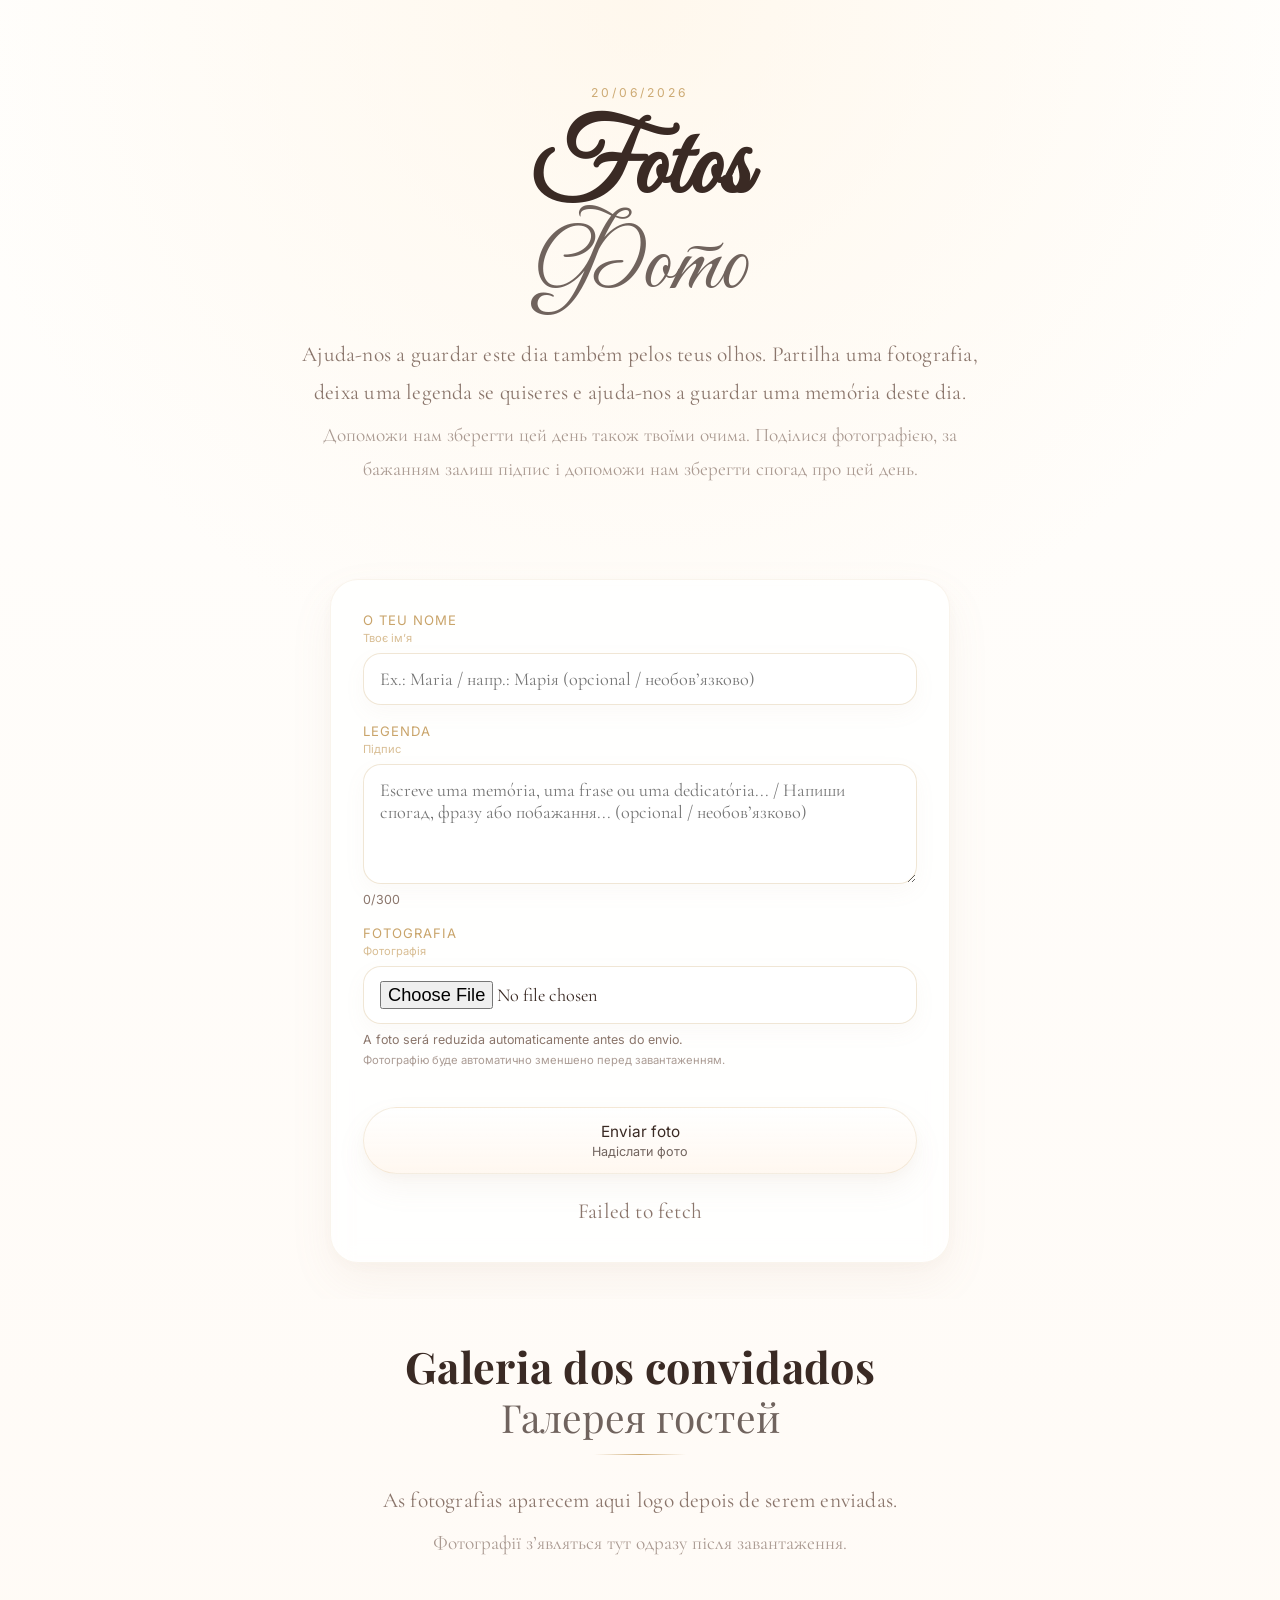
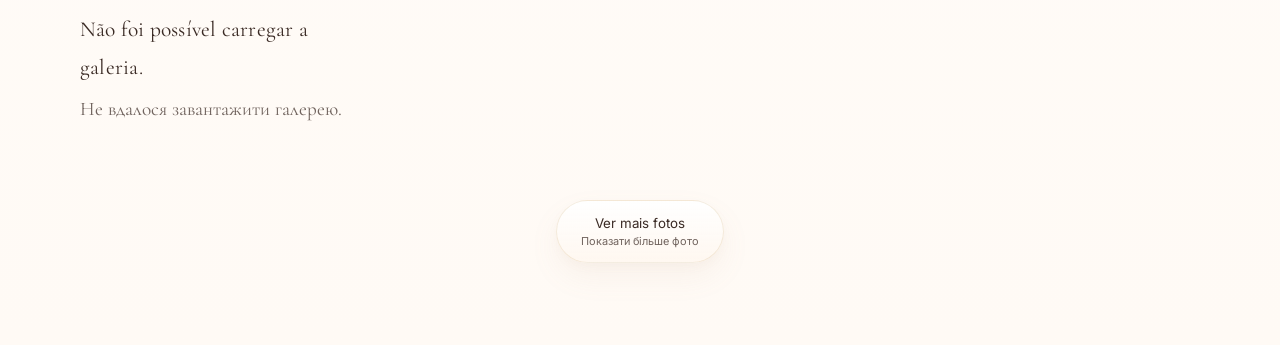
<file: fotos.html>
<!doctype html>
<html lang="pt">
<head>
  <meta charset="utf-8">
  <meta name="viewport" content="width=device-width, initial-scale=1">
  <title>Fotos — Dmytro & Viktoriya</title>

  <link rel="preconnect" href="https://fonts.googleapis.com">
  <link rel="preconnect" href="https://fonts.gstatic.com" crossorigin>
  <link href="https://fonts.googleapis.com/css2?family=Playfair+Display:wght@500;600&family=Inter:wght@400;500;600&family=Great+Vibes&family=Cormorant+Garamond:wght@400;500;600;700&display=swap" rel="stylesheet">

  <link rel="stylesheet" href="styles.css">
  <link rel="stylesheet" href="fotos.css">
</head>

<body class="photosBody invite-open">
  <main class="photosPage">

    <section class="section photosHeroSection">
      <div class="wrap narrowWrap photosHero">

        <p class="scriptMeta photosMeta">
        20/06/2026
        </p>

        <h1 class="scriptTitle photosTitle">
          Fotos
          <span class="uaText">Фото</span>
        </h1>

        <p class="sectionIntro photosIntro">
          Ajuda-nos a guardar este dia também pelos teus olhos. Partilha uma fotografia,
          deixa uma legenda se quiseres e ajuda-nos a guardar uma memória deste dia.
          <span class="uaText">
            Допоможи нам зберегти цей день також твоїми очима. Поділися фотографією,
            за бажанням залиш підпис і допоможи нам зберегти спогад про цей день.
          </span>
        </p>
      </div>
    </section>

    <section class="section photosUploadSection">
      <div class="wrap narrowWrap">
        <div class="card photosUploadCard">

          <form id="photoForm" class="photoForm">

            <div class="photoField">
              <label for="guestName">
                O teu nome
                <span class="uaText">Твоє ім’я</span>
              </label>

              <input
                id="guestName"
                name="guestName"
                type="text"
                maxlength="80"
                autocomplete="name"
                placeholder="Ex.: Maria / напр.: Марія (opcional / необов’язково)"
              >
            </div>

            <div class="photoField">
              <label for="caption">
                Legenda
                <span class="uaText">Підпис</span>
              </label>

              <textarea
                id="caption"
                name="caption"
                rows="4"
                maxlength="300"
                placeholder="Escreve uma memória, uma frase ou uma dedicatória... / Напиши спогад, фразу або побажання... (opcional / необов’язково)"
              ></textarea>

              <small><span id="captionCount">0</span>/300</small>
            </div>

            <div class="photoField">
              <label for="photoFile">
                Fotografia
                <span class="uaText">Фотографія</span>
              </label>

              <input
                id="photoFile"
                name="photoFile"
                type="file"
                accept="image/jpeg,image/png,image/webp,image/heic,image/heif"
                required
              >

              <small>
                A foto será reduzida automaticamente antes do envio.
                <span class="uaText">
                  Фотографію буде автоматично зменшено перед завантаженням.
                </span>
              </small>
            </div>

            <button id="uploadButton" class="btn photoSubmitButton" type="submit">
              Enviar foto
              <span class="uaText buttonUa">Надіслати фото</span>
            </button>

            <p id="uploadMessage" class="uploadMessage" role="status" aria-live="polite"></p>
          </form>

        </div>
      </div>
    </section>

    <section class="section photosGallerySection">
      <div class="wrap">

        <h2>
          Galeria dos convidados
          <span class="uaText">Галерея гостей</span>
        </h2>

        <p class="sectionIntro photosGalleryIntro">
          As fotografias aparecem aqui logo depois de serem enviadas.
          <span class="uaText">
            Фотографії з’являться тут одразу після завантаження.
          </span>
        </p>

        <div id="gallery" class="photoGallery" aria-live="polite"></div>

        <div class="loadMoreWrap">
          <button id="loadMoreButton" class="btn loadMoreButton" type="button" hidden>
            Ver mais fotos
            <span class="uaText buttonUa">Показати більше фото</span>
          </button>
        </div>

      </div>
    </section>

  </main>

  <script src="fotos.js" defer></script>
</body>
</html>
</file>
<file: styles.css>
:root{
  --bg:#fffdf9;
  --paper:#ffffff;
  --text:#3a2a24;
  --muted:#8a756b;
  --stroke:rgba(160,130,110,.14);
  --radius:22px;

  --gold:#c9a46a;
  --gold-line:rgba(201,164,106,.34);
  --olive:#7e7f5f;
}

*{
  box-sizing:border-box;
  min-width:0;
}

html,
body{
  margin:0;
  padding:0;
  width:100%;
  max-width:100%;
  overflow-x:hidden;
}

body{
  position:relative;
  margin:0;
  font-family:"Cormorant Garamond", serif;
  background:
    radial-gradient(circle at top, rgba(255,244,228,.62), transparent 34%),
    linear-gradient(180deg, #fffefc 0%, #fffaf5 100%);
  color:var(--text);
  overflow-y:hidden;
}

img,
video,
iframe{
  max-width:100%;
  display:block;
}

@supports (overflow: clip){
  html,
  body{
    overflow-x:clip;
  }
}

.wrap{
  width:min(1120px, 92vw);
  max-width:100%;
  margin:auto;
}

.narrowWrap{
  width:min(860px, 92vw);
  max-width:100%;
}

.heroHeader,
main,
.section,
.footer,
.hero,
.hero__grid,
.twoCol,
.agendaSectionWrap,
.agendaMain,
.mapsStack,
.locationButtons,
.marquee,
.agendaFlow{
  max-width:100%;
  min-width:0;
}

/* INTRO VIDEO */

.introOverlay{
  position:fixed;
  inset:0;
  z-index:9999;
  overflow:hidden;
  background:#000;
  transition:opacity 1.1s ease, visibility 1.1s ease;
}

.introOverlay.is-hidden{
  opacity:0;
  visibility:hidden;
  pointer-events:none;
}

.introVideo{
  position:absolute;
  top:0;
  left:0;
  width:100vw;
  height:100dvh;
  object-fit:contain;
  object-position:top left;
  transform:none;
  z-index:1;
  pointer-events:none;
  background:#000;
}

.introTapLayer{
  position:absolute;
  inset:0;
  z-index:3;
  border:0;
  background:transparent;
  cursor:pointer;
  appearance:none;
  -webkit-appearance:none;
}

.videoHint{
  position:absolute;
  left:50%;
  bottom:18vh;
  display:block;
  font-family:"Great Vibes", cursive;
  font-size:clamp(3rem, 4.8vw, 4.3rem);
  font-weight:400;
  line-height:1.08;
  color:#fff7ea;
  letter-spacing:.01em;
  text-shadow:
    0 2px 10px rgba(0,0,0,.32),
    0 6px 24px rgba(0,0,0,.22);
  -webkit-text-stroke:.25px rgba(255,247,234,.5);
  opacity:1;
  transform:translateX(-50%);
  transition:opacity .55s ease, transform .55s ease;
  pointer-events:none;
  padding:0 .2em;
  user-select:none;
  text-align:center;
  white-space:nowrap;
}

.introOverlay.is-playing .videoHint{
  opacity:0;
  transform:translateX(-50%) translateY(8px);
}

@media (prefers-reduced-motion: reduce){
  .introOverlay,
  .videoHint{
    transition:none;
  }
}

/* MAIN APPEAR */

main{
  opacity:0;
  transform:translateY(20px);
  transition:opacity 1.25s ease, transform 1.25s ease;
}

body.invite-open main{
  opacity:1;
  transform:translateY(0);
}

/* HEADER */

.heroHeader{
  min-height:auto;
  display:flex;
  flex-direction:column;
  overflow:hidden;
}

.heroTitleTop{
  text-align:center;
  padding:26px 0 12px;
}

.scriptTitle{
  font-family:"Great Vibes", cursive;
  font-size:clamp(3.6rem, 8vw, 7rem);
  margin:0;
  line-height:.94;
  color:var(--text);
  text-shadow:0 1px 0 rgba(255,255,255,.35);
  white-space:normal;
  overflow-wrap:anywhere;
  word-break:break-word;
  padding:0 12px;
}

.scriptAmp{
  opacity:.75;
  margin:0 .18em;
  color:var(--gold);
}

.scriptMeta{
  font-family:Inter, system-ui, sans-serif;
  color:var(--gold);
  letter-spacing:.24em;
  font-size:.76rem;
  text-transform:uppercase;
  margin-top:16px;
  padding:0 12px;
  opacity:.92;
}

/* MARQUEE */

.marquee{
  position:relative;
  overflow:hidden;
  width:100%;
  height:auto;
  min-height:0;
  display:flex;
  align-items:flex-start;
  padding-bottom:4px;
}

.marquee::before,
.marquee::after{
  content:"";
  position:absolute;
  top:0;
  bottom:0;
  width:140px;
  z-index:3;
  pointer-events:none;
}

.marquee::before{
  left:0;
  background:linear-gradient(
    90deg,
    #fffdf9 0%,
    rgba(255,253,249,.98) 18%,
    rgba(255,253,249,.76) 40%,
    rgba(255,253,249,.30) 72%,
    rgba(255,253,249,0) 100%
  );
}

.marquee::after{
  right:0;
  background:linear-gradient(
    270deg,
    #fffdf9 0%,
    rgba(255,253,249,.98) 18%,
    rgba(255,253,249,.76) 40%,
    rgba(255,253,249,.30) 72%,
    rgba(255,253,249,0) 100%
  );
}

.marqueeTrack{
  display:flex;
  gap:38px;
  will-change:transform;
  align-items:flex-start;
  padding:0;
  backface-visibility:hidden;
  transform:translateZ(0);
}

.marqueeTrack img{
  flex:0 0 auto;
  height:min(100vh, 1280px);
  width:auto;
  border-radius:38px;
  box-shadow:
    0 34px 76px rgba(177,146,121,.14),
    0 14px 28px rgba(177,146,121,.08);
  filter:brightness(1.035) saturate(1.01) contrast(.99);
  -webkit-mask-image:radial-gradient(
    circle at center,
    #000 58%,
    rgba(0,0,0,.92) 72%,
    rgba(0,0,0,.56) 86%,
    rgba(0,0,0,.20) 95%,
    transparent 100%
  );
  mask-image:radial-gradient(
    circle at center,
    #000 58%,
    rgba(0,0,0,.92) 72%,
    rgba(0,0,0,.56) 86%,
    rgba(0,0,0,.20) 95%,
    transparent 100%
  );
}

/* AGENDA + IGREJA LATERAL */

.agendaSection{
  padding-bottom:18px;
}

.agendaSectionWrap{
  display:grid;
  grid-template-columns:320px 1fr;
  gap:30px;
  align-items:start;
}

.agendaChurchSide{
  position:sticky;
  top:120px;
  opacity:.92;
  pointer-events:none;
}

.agendaChurchSide img{
  width:100%;
  height:auto;
  filter:brightness(1.03) saturate(1.02);
  box-shadow:0 18px 38px rgba(177,146,121,.08);
  -webkit-mask-image:radial-gradient(
    circle at center,
    #000 18%,
    rgba(0,0,0,.98) 34%,
    rgba(0,0,0,.90) 48%,
    rgba(0,0,0,.70) 62%,
    rgba(0,0,0,.42) 78%,
    rgba(0,0,0,.18) 90%,
    transparent 100%
  );
  mask-image:radial-gradient(
    circle at center,
    #000 18%,
    rgba(0,0,0,.98) 34%,
    rgba(0,0,0,.90) 48%,
    rgba(0,0,0,.70) 62%,
    rgba(0,0,0,.42) 78%,
    rgba(0,0,0,.18) 90%,
    transparent 100%
  );
}

.agendaMain{
  min-width:0;
  overflow:hidden;
}

/* MUSIC CONTROL */

.musicControl{
  display:flex;
  flex-direction:column;
  align-items:center;
  margin:12px 0 2px;
  gap:0;
  padding:0 10px;
}

.musicNote{
  font-size:1.02rem;
  line-height:1.25;
  color:var(--muted);
  text-align:center;
  margin:0 0 0;
  font-family:"Cormorant Garamond", serif;
}

.scrollHint{
  margin:2px 0 0;
  text-align:center;
  font-size:1rem;
  line-height:1.2;
  color:var(--muted);
  font-family:"Cormorant Garamond", serif;
}

.scrollHintArrow{
  display:block;
  margin-top:2px;
  font-family:"Great Vibes", cursive;
  font-size:.86rem;
  line-height:1;
  color:var(--muted);
  opacity:.7;
}

.musicBtn{
  display:inline-flex;
  align-items:center;
  justify-content:center;
  min-width:58px;
  height:42px;
  padding:0 16px;
  margin-top:4px;
  background:#ffffff !important;
  background-image:none !important;
  border:1px solid rgba(58,42,36,.22);
  box-shadow:none;
  color:#3a2a24 !important;
  -webkit-text-fill-color:#3a2a24 !important;
  font-family:Arial, Helvetica, sans-serif;
  font-size:1.05rem;
  font-weight:700;
  line-height:1;
  text-decoration:none;
}

.musicBtn,
.musicBtn:link,
.musicBtn:visited,
.musicBtn:hover,
.musicBtn:active,
.musicBtn:focus{
  color:#3a2a24 !important;
  -webkit-text-fill-color:#3a2a24 !important;
  text-decoration:none;
}

.musicBtn:hover{
  transform:translateY(-1px);
  border-color:rgba(58,42,36,.38);
  box-shadow:0 6px 16px rgba(177,146,121,.08);
  background:#fff !important;
  background-image:none !important;
}

/* TYPOGRAPHY */

.eyebrow,
.btn,
.timelineTime,
.pill__num,
.pill__lab,
.miniCalendar__week{
  font-family:Inter, system-ui, sans-serif;
}

.section h2,
.card h3,
.mapTitle{
  font-family:"Playfair Display", serif;
}

p,
.subtitle,
.muted,
.card p{
  font-size:1.34rem;
  line-height:1.78;
  letter-spacing:.01em;
}

/* HERO */

.hero{
  padding:74px 0 40px;
  overflow:hidden;
}

.hero__grid{
  display:grid;
  grid-template-columns:1fr 1fr;
  gap:24px;
  align-items:start;
}

.subtitle{
  color:var(--text);
  margin:0 0 34px;
  max-width:580px;
  font-size:1.58rem;
  line-height:1.75;
  letter-spacing:.012em;
}

.introCard h3{
  font-size:2rem;
  margin:0 0 12px;
}

/* MINI CALENDAR */

.miniCalendar{
  margin:0 0 18px;
  display:flex;
  justify-content:flex-start;
}

.miniCalendar__grid{
  position:relative;
  display:grid;
  grid-template-columns:repeat(3, minmax(88px, 112px));
  background:rgba(255,255,255,.52);
  border:1px solid rgba(120,102,90,.22);
  max-width:100%;
}

.miniCalendar__day{
  position:relative;
  text-align:center;
  padding:8px 10px 12px;
  border-right:1px solid rgba(120,102,90,.18);
  background:rgba(255,250,245,.45);
  transition:filter .25s ease, opacity .25s ease, transform .25s ease;
}

.miniCalendar__day:last-child{
  border-right:0;
}

.miniCalendar__day:not(.is-active){
  filter:blur(1.6px);
  opacity:.55;
  transform:scale(.97);
}

.miniCalendar__day.is-active{
  filter:none;
  opacity:1;
  transform:none;
  z-index:2;
}

.miniCalendar__week{
  font-size:.74rem;
  letter-spacing:.04em;
  text-transform:uppercase;
  color:var(--muted);
  border-bottom:1px solid rgba(120,102,90,.18);
  padding-bottom:4px;
  margin-bottom:6px;
}

.miniCalendar__month{
  font-size:1rem;
  color:var(--muted);
  line-height:1.1;
}

.miniCalendar__num{
  font-family:Inter, system-ui, sans-serif;
  font-size:3.5rem;
  line-height:1;
  font-weight:300;
  color:#4b342d;
  margin-top:4px;
}

.miniCalendar__ring{
  position:absolute;
  inset:4px 8px 4px 8px;
  border:4px solid rgba(126,127,95,.78);
  border-radius:50%;
  transform:rotate(-8deg);
  pointer-events:none;
  opacity:.9;
}

.miniCalendar__ring::before{
  content:"";
  position:absolute;
  inset:-6px -5px -7px -4px;
  border:2px solid rgba(126,127,95,.42);
  border-radius:50%;
  transform:rotate(11deg);
}

/* COUNTDOWN */

.countdown{
  display:flex;
  flex-wrap:nowrap;
  align-items:center;
  justify-content:space-between;
  gap:10px;
  width:100%;
  overflow-x:auto;
  padding-bottom:4px;
  scrollbar-width:none;
}

.countdown::-webkit-scrollbar{
  display:none;
}

.pill{
  flex:1 1 0;
  min-width:0;
  background:rgba(255,255,255,.88);
  border:1px solid rgba(201,164,106,.20);
  padding:12px 12px;
  border-radius:999px;
  text-align:center;
  box-shadow:0 10px 28px rgba(177,146,121,.10);
  backdrop-filter:blur(8px);
}

.pill__num{
  font-weight:700;
  font-size:1.06rem;
  color:var(--text);
}

.pill__lab{
  font-size:.72rem;
  color:var(--gold);
  letter-spacing:.06em;
  text-transform:uppercase;
}

/* BUTTON */

.btn{
  display:inline-block;
  max-width:100%;
  padding:14px 24px;
  border-radius:999px;
  background:linear-gradient(180deg, rgba(255,255,255,.96) 0%, rgba(255,247,239,.92) 100%);
  border:1px solid rgba(201,164,106,.20);
  margin-top:22px;
  box-shadow:
    0 14px 30px rgba(177,146,121,.08),
    0 4px 10px rgba(177,146,121,.04);
  color:inherit;
  text-decoration:none;
  transition:
    transform .45s ease,
    box-shadow .45s ease,
    border-color .45s ease,
    background .45s ease;
  white-space:normal;
  word-break:break-word;
}

.btn:hover{
  transform:translateY(-2px);
  box-shadow:
    0 18px 34px rgba(177,146,121,.10),
    0 6px 14px rgba(177,146,121,.05);
  border-color:rgba(201,164,106,.34);
}

/* CARDS */

.card{
  background:rgba(255,255,255,.78);
  border-radius:28px;
  border:1px solid rgba(201,164,106,.12);
  padding:32px;
  box-shadow:
    0 18px 44px rgba(177,146,121,.08),
    0 4px 14px rgba(177,146,121,.04);
  backdrop-filter:blur(10px);
  max-width:100%;
}

.softCard{
  text-align:center;
}

.softCard p + p{
  margin-top:14px;
}

/* SECTIONS */

.section{
  padding:82px 0;
  overflow:hidden;
}

.section h2{
  font-size:2.7rem;
  margin:0 0 26px;
  text-align:center;
  color:var(--text);
  position:relative;
  padding:0 10px;
  line-height:1.08;
  letter-spacing:.01em;
}

.section h2::after{
  content:"";
  display:block;
  width:92px;
  height:1px;
  margin:16px auto 0;
  background:linear-gradient(90deg, transparent 0%, var(--gold-line) 18%, var(--gold) 50%, var(--gold-line) 82%, transparent 100%);
  opacity:.92;
}

/* AGENDA FLOW */

.agendaFlow{
  position:relative;
  width:100%;
  min-height:620px;
  margin:18px auto 0;
  padding:10px 0 0;
  overflow:hidden;
}

.agendaFlow__line{
  position:absolute;
  inset:0;
  width:100%;
  height:100%;
  pointer-events:none;
}

.agendaFlow__line path{
  fill:none;
  stroke:rgba(126,127,95,.58);
  stroke-width:1.05;
  stroke-linecap:round;
  stroke-linejoin:round;
  filter:drop-shadow(0 0 6px rgba(126,127,95,.10));
}

.agendaFlow__heart{
  position:absolute;
  left:50%;
  top:0;
  transform:translate(-50%, -50%) scale(.88);
  font-size:1.9rem;
  color:rgba(126,127,95,.84);
  pointer-events:none;
  text-shadow:
    0 0 0 #fffaf5,
    0 0 10px rgba(255,250,245,.95),
    0 0 18px rgba(201,164,106,.10);
}

.agendaRow{
  position:relative;
  display:flex;
  width:100%;
  margin:0;
  padding:24px 0;
}

.agendaRow--left{
  justify-content:flex-start;
}

.agendaRow--right{
  justify-content:flex-end;
}

.agendaStop{
  display:flex;
  align-items:center;
  gap:14px;
  width:min(42%, 320px);
  max-width:100%;
}

.agendaStop--right{
  justify-content:flex-end;
  margin-left:auto;
}

.agendaStop--left{
  justify-content:flex-start;
  margin-right:auto;
}

.agendaStop__image{
  width:78px;
  height:78px;
  flex:0 0 auto;
  object-fit:contain;
  filter:brightness(1.03) saturate(1.03);
  opacity:.95;
  -webkit-mask-image:radial-gradient(
    circle at center,
    rgba(0,0,0,1) 4%,
    rgba(0,0,0,.97) 16%,
    rgba(0,0,0,.88) 30%,
    rgba(0,0,0,.70) 46%,
    rgba(0,0,0,.48) 62%,
    rgba(0,0,0,.26) 78%,
    rgba(0,0,0,.10) 90%,
    transparent 100%
  );
  mask-image:radial-gradient(
    circle at center,
    rgba(0,0,0,1) 4%,
    rgba(0,0,0,.97) 16%,
    rgba(0,0,0,.88) 30%,
    rgba(0,0,0,.70) 46%,
    rgba(0,0,0,.48) 62%,
    rgba(0,0,0,.26) 78%,
    rgba(0,0,0,.10) 90%,
    transparent 100%
  );
}

.agendaStop__content{
  display:flex;
  flex-direction:column;
  gap:4px;
  min-width:0;
}

.agendaStop--left .agendaStop__content{
  text-align:left;
}

.agendaStop--right .agendaStop__content{
  text-align:right;
  align-items:flex-end;
}

.agendaStop__title{
  font-family:"Great Vibes", cursive;
  font-size:2.38rem;
  line-height:.98;
  color:#4a312b;
}

.agendaStop__time{
  font-family:Inter, system-ui, sans-serif;
  font-size:1rem;
  font-weight:400;
  color:#4a312b;
}

/* DETAILS */

.detailsSection{
  padding-top:22px;
}

/* LOCATION */

.localSection{
  padding-bottom:24px;
}

.locationButtons{
  display:flex;
  gap:12px;
  flex-wrap:wrap;
  margin-top:18px;
}

.locationButtons .btn{
  text-align:center;
  line-height:1.3;
  max-width:100%;
}

/* MAPS */

.mapsStack{
  display:flex;
  flex-direction:column;
  gap:14px;
}

.mapBlock{
  display:flex;
  flex-direction:column;
  gap:8px;
}

.mapTitle{
  margin:0 0 2px;
  font-size:1.25rem;
  color:#4a312b;
  text-align:left;
}

.twoCol{
  display:grid;
  grid-template-columns:1fr 1fr;
  gap:22px;
}

.map{
  padding:18px;
}

.map iframe{
  width:100%;
  height:220px;
  border:0;
  border-radius:18px;
}

/* FINAL NOTE */

.finalNoteSection{
  padding-top:56px;
  padding-bottom:28px;
}

.finalNote{
  text-align:center;
  max-width:820px;
  margin:0 auto;
}

.finalNote p{
  font-size:1.54rem;
  line-height:1.82;
}

.finalNote p + p{
  margin-top:8px;
}

.poeticDivider{
  max-width:680px;
  margin:10px auto 0;
  text-align:center;
  font-family:"Playfair Display", serif;
  font-size:1.42rem;
  line-height:1.7;
  color:rgba(138,117,107,.92);
  font-style:italic;
  padding:0 14px;
}

.sectionIntro{
  max-width:700px;
  margin:0 auto 40px;
  text-align:center;
  font-size:1.34rem;
  line-height:1.8;
  color:var(--muted);
}

.countdownIntro{
  margin:0 0 14px;
  color:var(--muted);
  font-size:1.18rem;
  line-height:1.6;
}
/* FOOTER */

#local{
  margin-bottom:10px;
}

.footer{
  margin-top:0;
  padding:6px 0 32px;
  display:flex;
  justify-content:center;
  align-items:center;
  background:transparent;
  overflow:hidden;
}

.footerChurch{
  display:block;
  width:min(720px, 94vw);
  height:auto;
  pointer-events:none;
  box-shadow:0 22px 44px rgba(177,146,121,.08);
  filter:brightness(1.03) saturate(1.03);
  -webkit-mask-image:radial-gradient(
    circle at center,
    #000 20%,
    rgba(0,0,0,.98) 34%,
    rgba(0,0,0,.90) 48%,
    rgba(0,0,0,.72) 62%,
    rgba(0,0,0,.44) 78%,
    rgba(0,0,0,.20) 90%,
    transparent 100%
  );
  mask-image:radial-gradient(
    circle at center,
    #000 20%,
    rgba(0,0,0,.98) 34%,
    rgba(0,0,0,.90) 48%,
    rgba(0,0,0,.72) 62%,
    rgba(0,0,0,.44) 78%,
    rgba(0,0,0,.20) 90%,
    transparent 100%
  );
}

/* RESPONSIVE */

@media (max-width:900px){
  .hero__grid{
    grid-template-columns:1fr;
  }

  .twoCol{
    grid-template-columns:1fr;
  }

  .agendaSectionWrap{
    grid-template-columns:1fr;
    gap:18px;
  }

  .agendaChurchSide{
    position:relative;
    top:auto;
    width:min(340px, 86vw);
    margin:0 auto 8px;
    opacity:.88;
  }

  .marquee::before,
  .marquee::after{
    width:90px;
  }

  .marqueeTrack{
    gap:22px;
  }

  .marqueeTrack img{
    height:78vh;
    border-radius:26px;
  }

  .scriptTitle{
    font-size:clamp(2.95rem, 9vw, 4.8rem);
  }

  p,
  .subtitle,
  .muted,
  .card p{
    font-size:1.16rem;
  }

  .section h2{
    font-size:2.1rem;
  }

  .agendaFlow{
    min-height:620px;
  }

  .agendaStop{
    width:min(44%, 260px);
  }

  .agendaStop__title{
    font-size:1.9rem;
  }

  .agendaStop__image{
    width:68px;
    height:68px;
  }

  .videoHint{
    bottom:18vh;
    font-size:clamp(2.6rem, 6vw, 3.6rem);
  }
}

@media (max-width:640px){
  .wrap,
  .narrowWrap{
    width:min(94vw, 94vw);
  }

  .section{
  padding:64px 0;
}

.section h2{
  font-size:2.2rem;
  margin-bottom:22px;
}

.subtitle{
  font-size:1.3rem;
  line-height:1.68;
  margin-bottom:28px;
}

.card{
  padding:24px 20px;
  border-radius:24px;
}

.sectionIntro,
.poeticDivider{
  font-size:1.14rem;
  line-height:1.72;
}
  
  .heroTitleTop{
    padding:12px 0 4px;
  }

  .scriptTitle{
    font-size:clamp(2.55rem, 10vw, 3.9rem);
    line-height:.95;
    padding:0 10px;
  }

  .scriptMeta{
    padding:0 10px;
  }

  .marquee::before,
  .marquee::after{
    width:54px;
  }

  .marqueeTrack{
    gap:14px;
  }

  .marqueeTrack img{
    height:64vh;
    border-radius:20px;
    box-shadow:
      0 18px 38px rgba(177,146,121,.12),
      0 8px 18px rgba(177,146,121,.08);
  }

  .miniCalendar{
    justify-content:center;
  }

  .miniCalendar__grid{
    grid-template-columns:repeat(3, minmax(78px, 1fr));
    width:100%;
    max-width:320px;
  }

  .miniCalendar__week{
    font-size:.66rem;
  }

  .miniCalendar__month{
    font-size:.9rem;
  }

  .miniCalendar__num{
    font-size:2.8rem;
  }

  .miniCalendar__ring{
    border-width:3px;
  }

  .countdown{
    gap:6px;
  }

  .pill{
    padding:10px 8px;
    border-radius:22px;
  }

  .pill__num{
    font-size:.9rem;
  }

  .pill__lab{
    font-size:.62rem;
    letter-spacing:.03em;
  }

  .musicControl{
    margin-top:10px;
    margin-bottom:0;
    gap:0;
  }

  .musicNote{
    font-size:.95rem;
    line-height:1.2;
    margin-bottom:0;
  }

  .scrollHint{
    font-size:.92rem;
  }

  .musicBtn{
    min-width:54px;
    height:40px;
    padding:0 14px;
    margin-top:2px;
  }

  .agendaFlow{
    min-height:auto;
    padding:12px 0 16px;
  }

  .agendaFlow__line{
    inset:8px 0 8px 0;
  }

  .agendaFlow__heart{
    font-size:1.7rem;
  }

  .agendaRow{
    padding:16px 0;
  }

  .agendaStop{
    width:calc(50% - 18px);
    gap:8px;
  }

  .agendaStop__image{
    width:52px;
    height:52px;
  }

  .agendaStop__title{
    font-size:1.42rem;
  }

  .agendaStop__time{
    font-size:.82rem;
  }

  .card{
    padding:20px;
  }

  .hero{
    padding:42px 0 18px;
  }

  .map iframe{
    height:200px;
  }

  .finalNoteSection{
    padding-top:18px;
    padding-bottom:6px;
  }

  .footer{
    padding-bottom:24px;
  }

  .footerChurch{
    width:min(620px, 96vw);
  }

  .introVideo{
    width:100vw;
    height:100dvh;
    object-fit:contain;
    object-position:top left;
  }

  .videoHint{
    left:50%;
    bottom:17vh;
    font-size:clamp(2.15rem, 9vw, 3rem);
    line-height:1.05;
    transform:translateX(-50%);
  }

  .introOverlay.is-playing .videoHint{
    transform:translateX(-50%) translateY(8px);
  }
}

@media (max-width:420px){
  .agendaStop{
    width:calc(50% - 12px);
  }

  .agendaStop__title{
    font-size:1.28rem;
  }

  .agendaStop__time{
    font-size:.76rem;
  }

  .agendaStop__image{
    width:46px;
    height:46px;
  }

  .marqueeTrack img{
    height:60vh;
  }

  .videoHint{
    bottom:16vh;
    font-size:2.05rem;
  }
}
</file>
<file: fotos.css>
/* Página de fotos dos convidados */
.photosBody {
  overflow-y: auto;
}

.photosPage {
  opacity: 1;
  transform: none;
}

.photosHeroSection {
  padding-bottom: 34px;
}

.photosHero {
  text-align: center;
}

.photosBackLink {
  display: inline-block;
  margin: 0 0 24px;
  font-family: Inter, system-ui, sans-serif;
  font-size: .9rem;
  color: var(--muted);
  text-decoration: none;
}

.photosBackLink:hover {
  color: var(--text);
}

.photosMeta {
  margin: 0 0 18px;
}

.photosTitle {
  font-size: clamp(3rem, 8vw, 6.4rem);
}

.photosIntro {
  margin-top: 24px;
}

.photosUploadSection {
  padding-top: 18px;
  padding-bottom: 36px;
}

.photosUploadCard {
  max-width: 620px;
  margin: 0 auto;
}

.photoForm {
  display: flex;
  flex-direction: column;
  gap: 18px;
}

.photoField {
  display: flex;
  flex-direction: column;
  gap: 8px;
}

.photoField label {
  font-family: Inter, system-ui, sans-serif;
  font-size: .82rem;
  letter-spacing: .08em;
  text-transform: uppercase;
  color: var(--gold);
}

.photoField input,
.photoField textarea {
  width: 100%;
  border: 1px solid rgba(201, 164, 106, .28);
  border-radius: 18px;
  background: rgba(255, 255, 255, .78);
  color: var(--text);
  padding: 14px 16px;
  font: inherit;
  font-size: 1.14rem;
  outline: none;
  box-shadow: 0 8px 22px rgba(177, 146, 121, .05);
}

.photoField textarea {
  resize: vertical;
  min-height: 120px;
}

.photoField input:focus,
.photoField textarea:focus {
  border-color: rgba(201, 164, 106, .62);
}

.photoField small {
  font-family: Inter, system-ui, sans-serif;
  font-size: .78rem;
  color: var(--muted);
}

.photoSubmitButton {
  width: 100%;
  cursor: pointer;
  font-size: .96rem;
}

.photoSubmitButton:disabled {
  cursor: not-allowed;
  opacity: .58;
}

.uploadMessage {
  min-height: 1.4em;
  margin: 0;
  text-align: center;
  color: var(--muted);
  font-size: 1.02rem;
  line-height: 1.4;
}

.photosGallerySection {
  padding-top: 44px;
}

.photosGalleryIntro {
  margin-bottom: 28px;
}

.photoGallery {
  display: grid;
  grid-template-columns: repeat(auto-fill, minmax(220px, 1fr));
  gap: 20px;
  align-items: start;
}

.galleryItem {
  overflow: hidden;
  border-radius: 26px;
  background: rgba(255, 255, 255, .78);
  border: 1px solid rgba(201, 164, 106, .13);
  box-shadow: 0 18px 44px rgba(177, 146, 121, .08), 0 4px 14px rgba(177, 146, 121, .04);
}

.galleryItem img {
  width: 100%;
  aspect-ratio: 1 / 1;
  object-fit: cover;
  background: rgba(201, 164, 106, .08);
}

.galleryText {
  padding: 16px 16px 18px;
}

.galleryText strong {
  display: block;
  margin-bottom: 8px;
  font-family: Inter, system-ui, sans-serif;
  font-size: .82rem;
  letter-spacing: .06em;
  text-transform: uppercase;
  color: var(--gold);
}
.customFileWrapper {
  display: flex;
  align-items: center;
  gap: 12px;
  flex-wrap: wrap;
  padding: 14px 18px;
  border: 1px solid rgba(199, 148, 89, 0.35);
  border-radius: 18px;
  background: rgba(255, 255, 255, 0.35);
}

.customFileButton {
  display: inline-flex;
  align-items: center;
  justify-content: center;
  padding: 9px 15px;
  border: 1px solid rgba(199, 148, 89, 0.45);
  border-radius: 999px;
  cursor: pointer;
  font-size: 0.95rem;
  color: inherit;
  background: rgba(255, 255, 255, 0.65);
}

.fileNameText {
  font-size: 0.95rem;
  opacity: 0.7;
}

.visuallyHiddenFile {
  position: absolute;
  inline-size: 1px;
  block-size: 1px;
  opacity: 0;
  overflow: hidden;
  pointer-events: none;
}

.galleryText p {
  margin: 0;
  font-size: 1.06rem;
  line-height: 1.48;
}

.galleryEmpty,
.galleryError {
  grid-column: 1 / -1;
  text-align: center;
  color: var(--muted);
}

.loadMoreWrap {
  display: flex;
  justify-content: center;
  margin-top: 30px;
}

.loadMoreButton {
  cursor: pointer;
}

@media (max-width: 640px) {
  .photosHeroSection {
    padding-top: 42px;
  }

  .photosTitle {
    font-size: clamp(2.7rem, 12vw, 4.2rem);
  }

  .photosUploadCard {
    padding: 22px 18px;
  }

  .photoGallery {
    grid-template-columns: repeat(2, minmax(0, 1fr));
    gap: 14px;
  }

  .galleryItem {
    border-radius: 20px;
  }

  .galleryText {
    padding: 12px 12px 14px;
  }


}  .galleryText p {
    font-size: .98rem;
  }
  .uaText {
  display: block;
  margin-top: 6px;
  font-size: 0.9em;
  opacity: 0.72;
  font-weight: 400;
  letter-spacing: 0;
  text-transform: none;
}

.buttonUa {
  margin-top: 3px;
  font-size: 0.82em;
}

label .uaText {
  margin-top: 3px;
  font-size: 0.85em;
}
</file>
